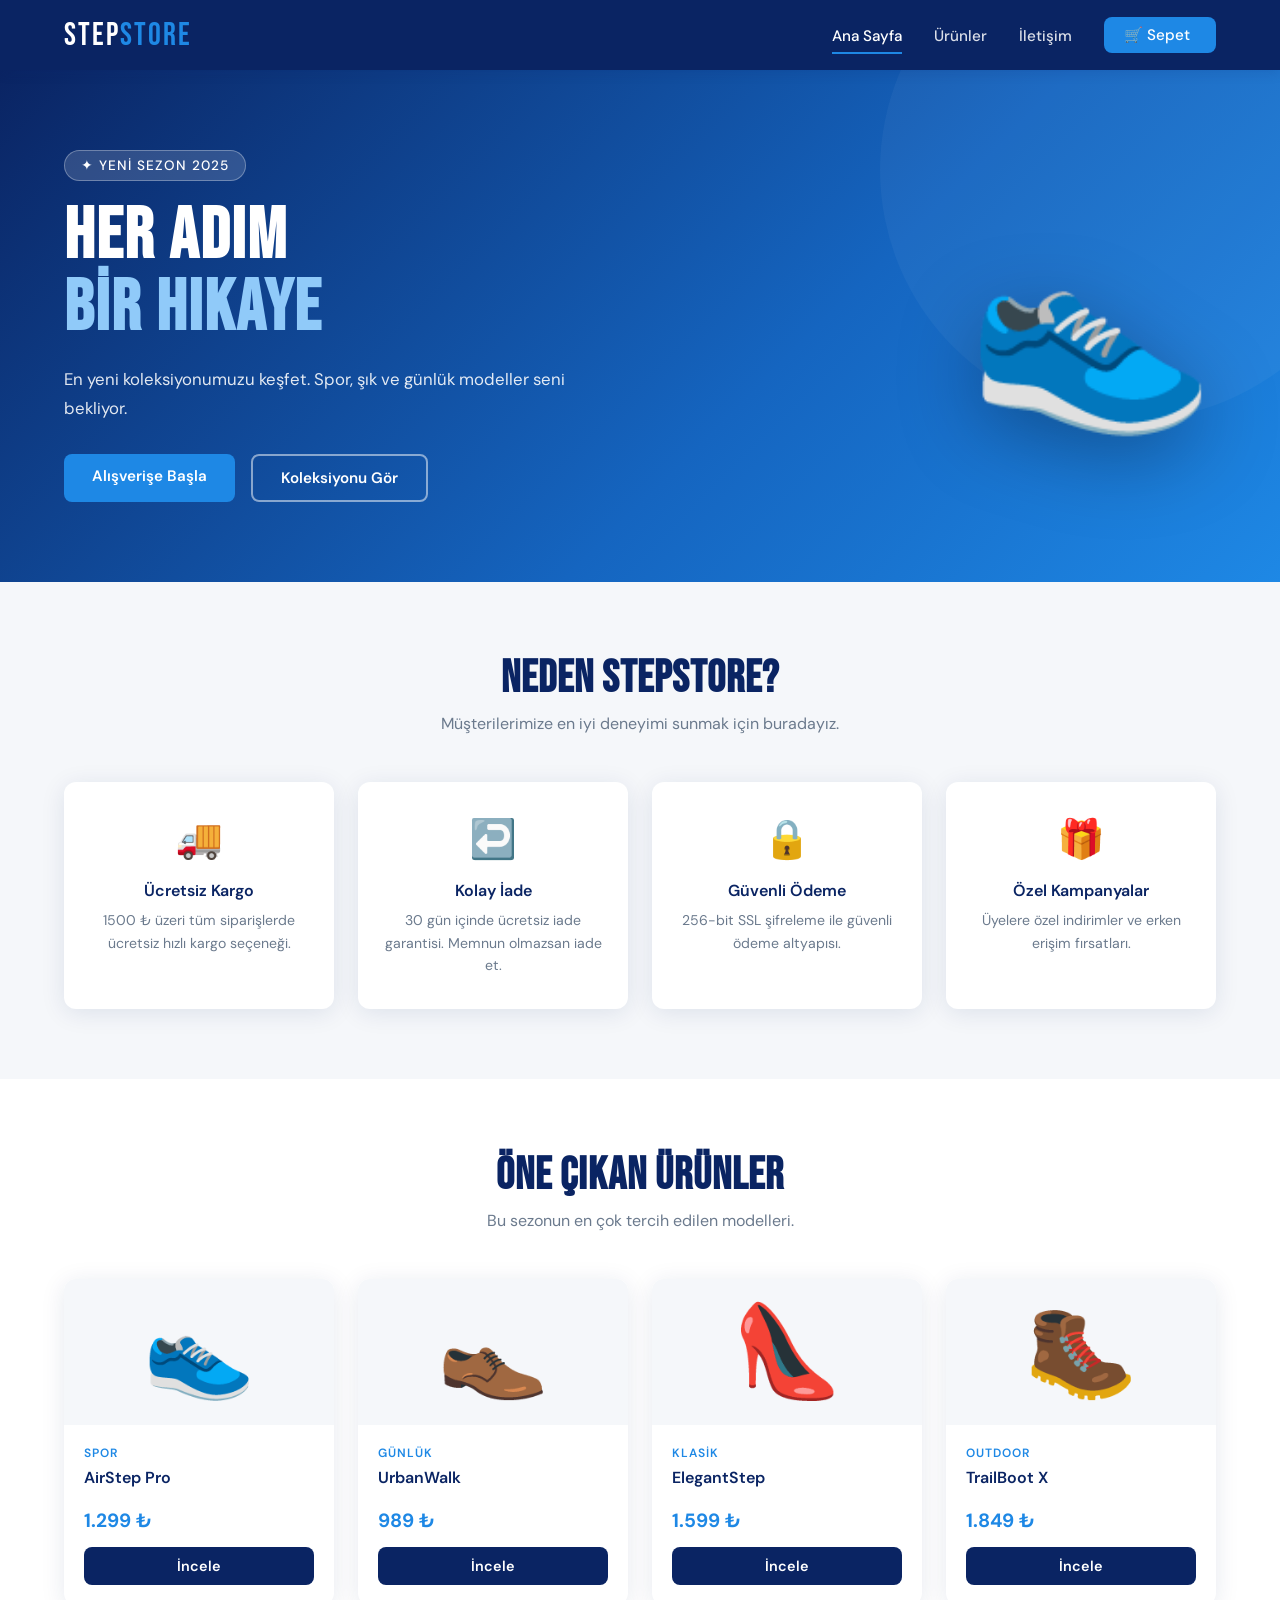
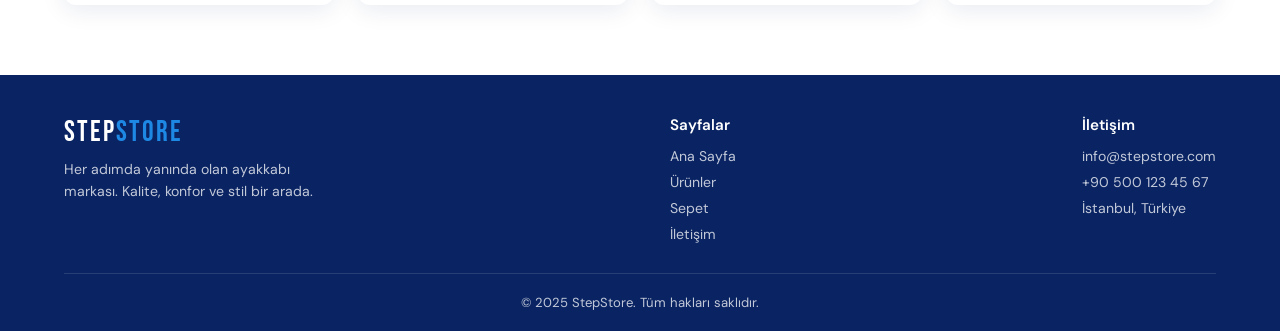
<file: index.html>
<!DOCTYPE html>
<html lang="tr">

<head>
  <meta charset="UTF-8" />
  <meta name="viewport" content="width=device-width, initial-scale=1.0" />
  <title>StepStore – Adımlarını Tamamla</title>
  <link rel="stylesheet" href="styles/style.css" />
</head>

<body>

  <!-- NAVBAR -->
  <nav class="navbar">
    <a href="index.html" class="navbar__logo">STEP<span>STORE</span></a>
    <ul class="navbar__menu">
      <li><a href="index.html" class="aktif">Ana Sayfa</a></li>
      <li><a href="pages/urunler.html">Ürünler</a></li>
      <li><a href="pages/iletisim.html">İletişim</a></li>
      <li><a href="pages/sepet.html" class="navbar__sepet">🛒 Sepet <span class="sepet-sayac"></span></a></li>
    </ul>
    <button class="navbar__hamburger" aria-label="Menü">
      <span></span><span></span><span></span>
    </button>
  </nav>

  <!-- HERO -->
  <section class="hero">
    <div class="hero__icerik">
      <span class="hero__etiket">✦ YENİ SEZON 2025</span>
      <h1 class="hero__baslik">HER ADIM<br><span>BİR HIKAYE</span></h1>
      <p class="hero__alt">En yeni koleksiyonumuzu keşfet. Spor, şık ve günlük modeller seni bekliyor.</p>
      <div class="hero__butonlar">
        <a href="pages/urunler.html" class="btn btn-ana">Alışverişe Başla</a>
        <a href="pages/urunler.html" class="btn btn-cizgi" style="color:#fff; border-color:rgba(255,255,255,0.5);">Koleksiyonu Gör</a>
      </div>
    </div>
    <div class="hero__resim">👟</div>
  </section>

  <!-- ÖZELLİKLER -->
  <section class="ozellikler">
    <div class="bolum__baslik">
      <h2>NEDEN STEPSTORE?</h2>
      <p>Müşterilerimize en iyi deneyimi sunmak için buradayız.</p>
    </div>
    <div class="ozellikler__grid">
      <div class="ozellik__kart">
        <div class="ozellik__ikon">🚚</div>
        <h3>Ücretsiz Kargo</h3>
        <p>1500 ₺ üzeri tüm siparişlerde ücretsiz hızlı kargo seçeneği.</p>
      </div>
      <div class="ozellik__kart">
        <div class="ozellik__ikon">↩️</div>
        <h3>Kolay İade</h3>
        <p>30 gün içinde ücretsiz iade garantisi. Memnun olmazsan iade et.</p>
      </div>
      <div class="ozellik__kart">
        <div class="ozellik__ikon">🔒</div>
        <h3>Güvenli Ödeme</h3>
        <p>256-bit SSL şifreleme ile güvenli ödeme altyapısı.</p>
      </div>
      <div class="ozellik__kart">
        <div class="ozellik__ikon">🎁</div>
        <h3>Özel Kampanyalar</h3>
        <p>Üyelere özel indirimler ve erken erişim fırsatları.</p>
      </div>
    </div>
  </section>

  <!-- ÖNE ÇIKAN ÜRÜNLER -->
  <section class="one-cikan">
    <div class="bolum__baslik">
      <h2>ÖNE ÇIKAN ÜRÜNLER</h2>
      <p>Bu sezonun en çok tercih edilen modelleri.</p>
    </div>
    <div class="urun__grid">

      <div class="urun__kart" data-kategori="spor">
        <div class="urun__resim">👟</div>
        <div class="urun__bilgi">
          <span class="urun__kategori">Spor</span>
          <div class="urun__isim">AirStep Pro</div>
          <div class="urun__fiyat">1.299 ₺</div>
          <a href="pages/urun-detay.html?id=1" class="urun__buton">İncele</a>
        </div>
      </div>

      <div class="urun__kart" data-kategori="gunluk">
        <div class="urun__resim">👞</div>
        <div class="urun__bilgi">
          <span class="urun__kategori">Günlük</span>
          <div class="urun__isim">UrbanWalk</div>
          <div class="urun__fiyat">989 ₺</div>
          <a href="pages/urun-detay.html?id=2" class="urun__buton">İncele</a>
        </div>
      </div>

      <div class="urun__kart" data-kategori="klasik">
        <div class="urun__resim">👠</div>
        <div class="urun__bilgi">
          <span class="urun__kategori">Klasik</span>
          <div class="urun__isim">ElegantStep</div>
          <div class="urun__fiyat">1.599 ₺</div>
          <a href="pages/urun-detay.html?id=3" class="urun__buton">İncele</a>
        </div>
      </div>

      <div class="urun__kart" data-kategori="spor">
        <div class="urun__resim">🥾</div>
        <div class="urun__bilgi">
          <span class="urun__kategori">Outdoor</span>
          <div class="urun__isim">TrailBoot X</div>
          <div class="urun__fiyat">1.849 ₺</div>
          <a href="pages/urun-detay.html?id=4" class="urun__buton">İncele</a>
        </div>
      </div>

    </div>
  </section>

  <!-- FOOTER -->
  <footer>
    <div class="footer__ust">
      <div>
        <div class="footer__logo">STEP<span>STORE</span></div>
        <p class="footer__aciklama">Her adımda yanında olan ayakkabı markası. Kalite, konfor ve stil bir arada.</p>
      </div>
      <div>
        <p class="footer__baslik">Sayfalar</p>
        <div class="footer__linkler">
          <a href="index.html">Ana Sayfa</a>
          <a href="pages/urunler.html">Ürünler</a>
          <a href="pages/sepet.html">Sepet</a>
          <a href="pages/iletisim.html">İletişim</a>
        </div>
      </div>
      <div>
        <p class="footer__baslik">İletişim</p>
        <div class="footer__linkler">
          <a href="mailto:info@stepstore.com">info@stepstore.com</a>
          <a href="tel:+905001234567">+90 500 123 45 67</a>
          <a href="#">İstanbul, Türkiye</a>
        </div>
      </div>
    </div>
    <p class="footer__alt">© 2025 StepStore. Tüm hakları saklıdır.</p>
  </footer>

  <script src="scripts/myscript.js"></script>
</body>

</html>
</file>
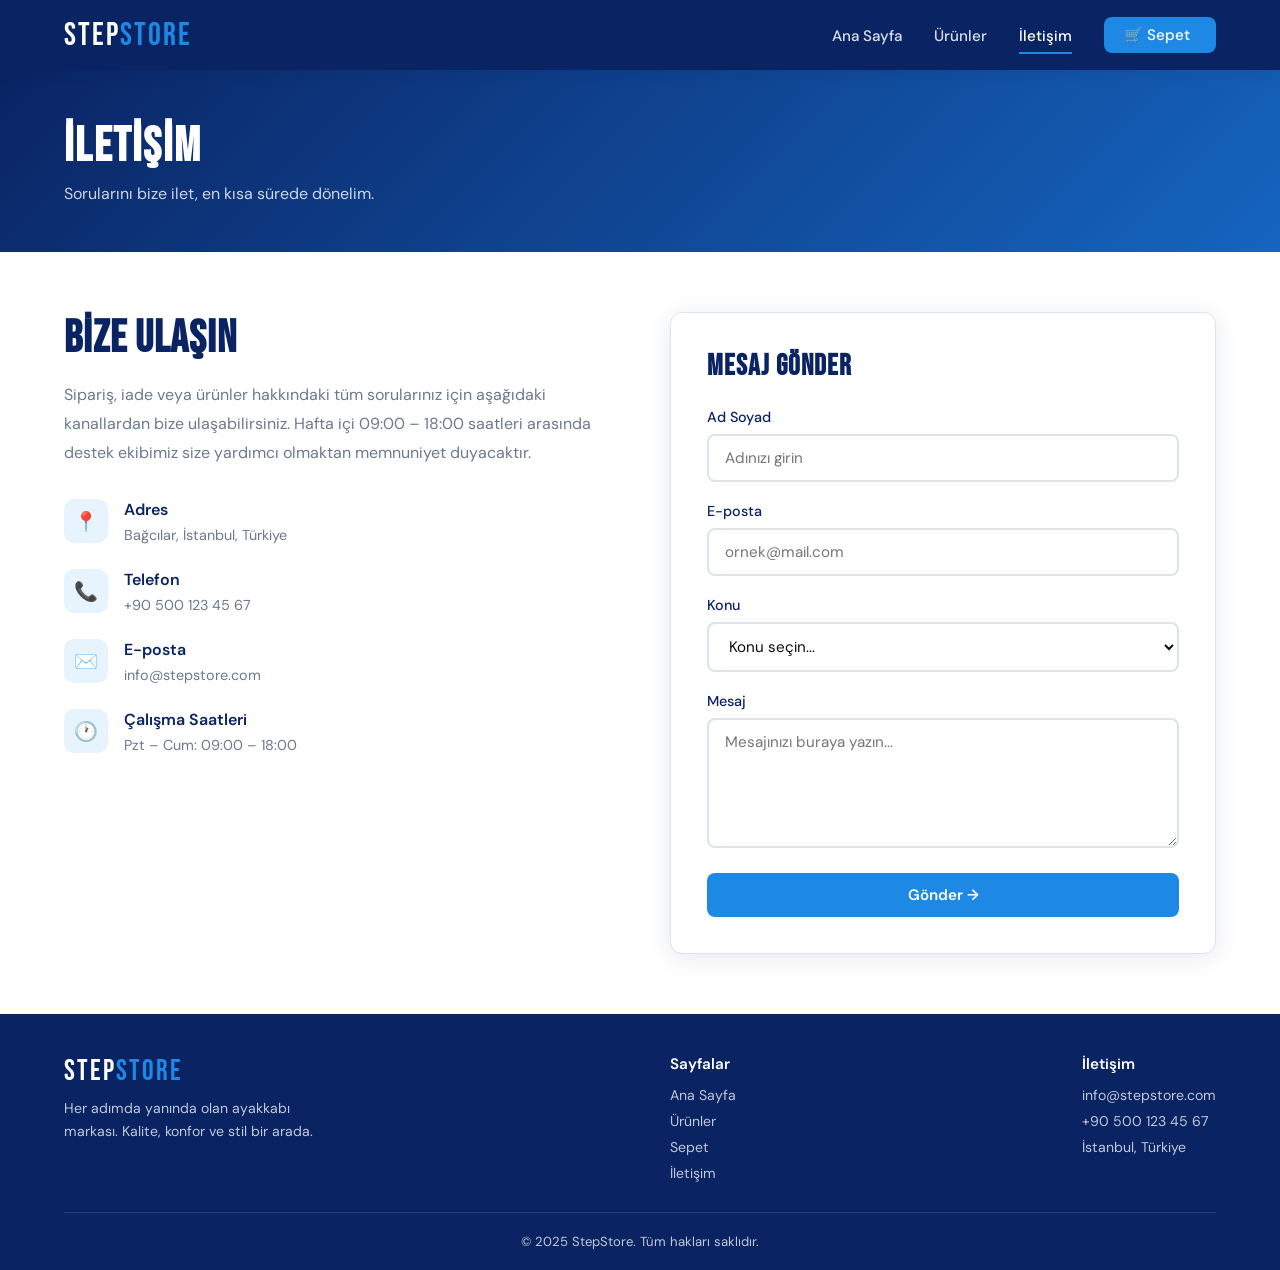
<file: pages/iletisim.html>
<!DOCTYPE html>
<html lang="tr">

<head>
  <meta charset="UTF-8" />
  <meta name="viewport" content="width=device-width, initial-scale=1.0" />
  <title>İletişim – StepStore</title>
  <link rel="stylesheet" href="../styles/style.css" />
</head>

<body>

  <!-- NAVBAR -->
  <nav class="navbar">
    <a href="../index.html" class="navbar__logo">STEP<span>STORE</span></a>
    <ul class="navbar__menu">
      <li><a href="../index.html">Ana Sayfa</a></li>
      <li><a href="urunler.html">Ürünler</a></li>
      <li><a href="iletisim.html" class="aktif">İletişim</a></li>
      <li><a href="sepet.html" class="navbar__sepet">🛒 Sepet <span class="sepet-sayac"></span></a></li>
    </ul>
    <button class="navbar__hamburger" aria-label="Menü">
      <span></span><span></span><span></span>
    </button>
  </nav>

  <!-- SAYFA BAŞLIĞI -->
  <div class="sayfa__baslik">
    <h1>İLETİŞİM</h1>
    <p>Sorularını bize ilet, en kısa sürede dönelim.</p>
  </div>

  <!-- İLETİŞİM BÖLÜMÜ -->
  <section class="iletisim__bolum">

    <!-- Sol: Bilgiler -->
    <div class="iletisim__bilgi">
      <h2>BİZE ULAŞIN</h2>
      <p>Sipariş, iade veya ürünler hakkındaki tüm sorularınız için aşağıdaki kanallardan bize ulaşabilirsiniz. Hafta içi 09:00 – 18:00 saatleri arasında destek ekibimiz size yardımcı olmaktan memnuniyet duyacaktır.</p>

      <div class="iletisim__kart">
        <div class="iletisim__ikon">📍</div>
        <div class="iletisim__kart-icerik">
          <strong>Adres</strong>
          <span>Bağcılar, İstanbul, Türkiye</span>
        </div>
      </div>

      <div class="iletisim__kart">
        <div class="iletisim__ikon">📞</div>
        <div class="iletisim__kart-icerik">
          <strong>Telefon</strong>
          <span>+90 500 123 45 67</span>
        </div>
      </div>

      <div class="iletisim__kart">
        <div class="iletisim__ikon">✉️</div>
        <div class="iletisim__kart-icerik">
          <strong>E-posta</strong>
          <span>info@stepstore.com</span>
        </div>
      </div>

      <div class="iletisim__kart">
        <div class="iletisim__ikon">🕐</div>
        <div class="iletisim__kart-icerik">
          <strong>Çalışma Saatleri</strong>
          <span>Pzt – Cum: 09:00 – 18:00</span>
        </div>
      </div>
    </div>

    <!-- Sağ: Form -->
    <div class="form__kart">
      <h3>MESAJ GÖNDER</h3>

      <div id="form-basari" class="form__basari">
        ✅ Mesajınız başarıyla gönderildi! En kısa sürede geri döneceğiz.
      </div>

      <form id="iletisim-formu">

        <div class="form__grup">
          <label for="ad-soyad">Ad Soyad</label>
          <input type="text" id="ad-soyad" name="ad-soyad" placeholder="Adınızı girin" required />
        </div>

        <div class="form__grup">
          <label for="eposta">E-posta</label>
          <input type="email" id="eposta" name="eposta" placeholder="ornek@mail.com" required />
        </div>

        <div class="form__grup">
          <label for="konu">Konu</label>
          <select id="konu" name="konu" required>
            <option value="">Konu seçin...</option>
            <option value="siparis">Sipariş Takibi</option>
            <option value="iade">İade / Değişim</option>
            <option value="urun">Ürün Bilgisi</option>
            <option value="diger">Diğer</option>
          </select>
        </div>

        <div class="form__grup">
          <label for="mesaj">Mesaj</label>
          <textarea id="mesaj" name="mesaj" placeholder="Mesajınızı buraya yazın..." required></textarea>
        </div>

        <button type="submit" class="btn btn-ana" style="width:100%;">Gönder →</button>

      </form>
    </div>

  </section>

  <!-- FOOTER -->
  <footer>
    <div class="footer__ust">
      <div>
        <div class="footer__logo">STEP<span>STORE</span></div>
        <p class="footer__aciklama">Her adımda yanında olan ayakkabı markası. Kalite, konfor ve stil bir arada.</p>
      </div>
      <div>
        <p class="footer__baslik">Sayfalar</p>
        <div class="footer__linkler">
          <a href="../index.html">Ana Sayfa</a>
          <a href="urunler.html">Ürünler</a>
          <a href="sepet.html">Sepet</a>
          <a href="iletisim.html">İletişim</a>
        </div>
      </div>
      <div>
        <p class="footer__baslik">İletişim</p>
        <div class="footer__linkler">
          <a href="mailto:info@stepstore.com">info@stepstore.com</a>
          <a href="tel:+905001234567">+90 500 123 45 67</a>
          <a href="#">İstanbul, Türkiye</a>
        </div>
      </div>
    </div>
    <p class="footer__alt">© 2025 StepStore. Tüm hakları saklıdır.</p>
  </footer>

  <script src="../scripts/myscript.js"></script>
</body>

</html>
</file>
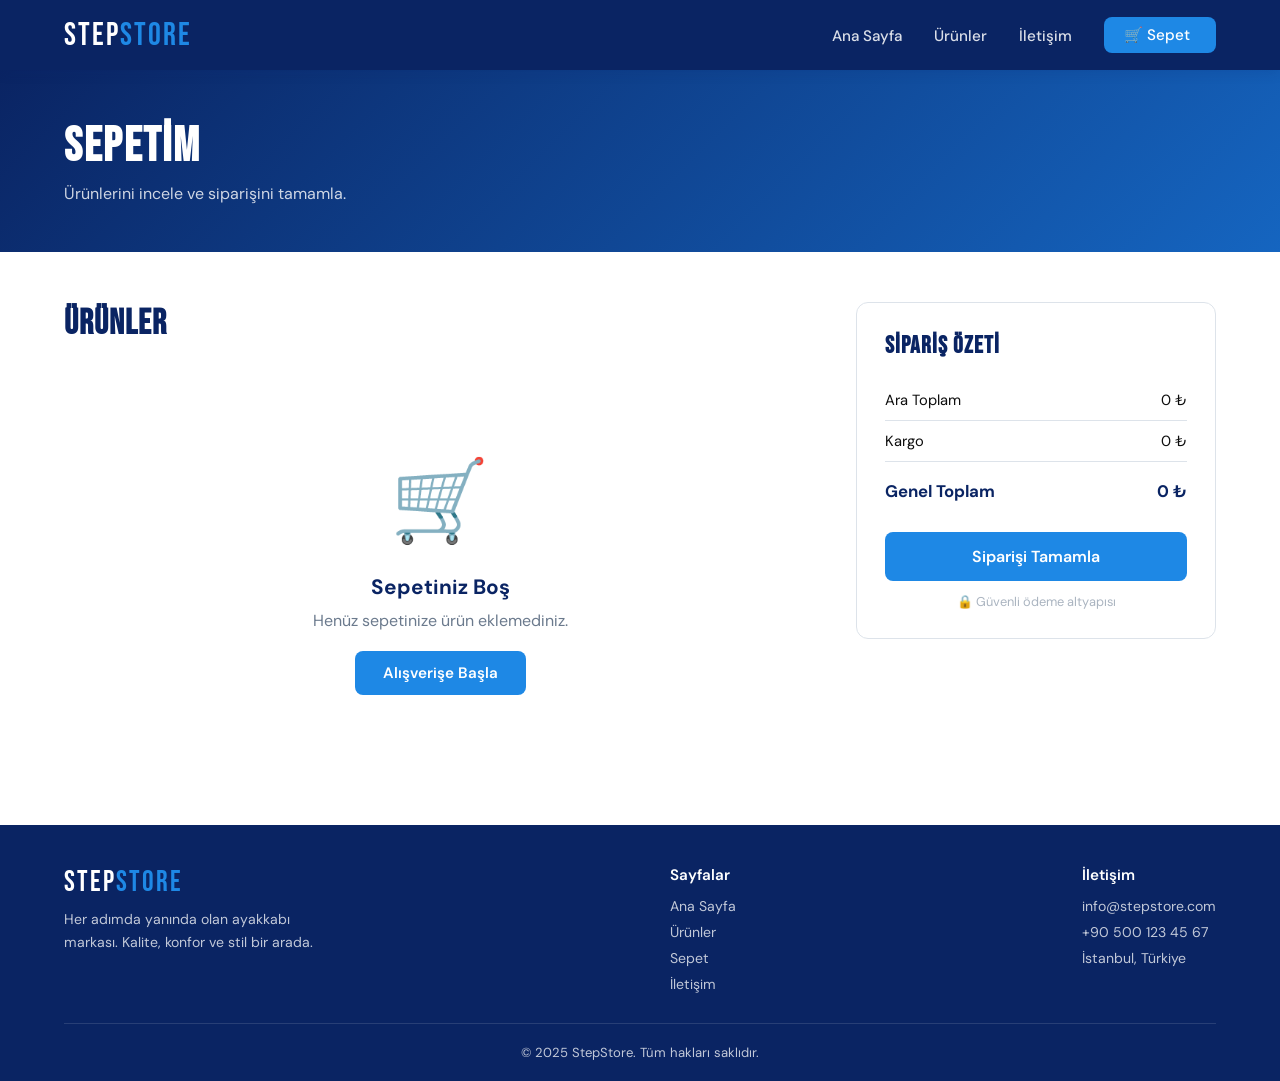
<file: pages/sepet.html>
<!DOCTYPE html>
<html lang="tr">

<head>
  <meta charset="UTF-8" />
  <meta name="viewport" content="width=device-width, initial-scale=1.0" />
  <title>Sepet – StepStore</title>
  <link rel="stylesheet" href="../styles/style.css" />
</head>

<body>

  <!-- NAVBAR -->
  <nav class="navbar">
    <a href="../index.html" class="navbar__logo">STEP<span>STORE</span></a>
    <ul class="navbar__menu">
      <li><a href="../index.html">Ana Sayfa</a></li>
      <li><a href="urunler.html">Ürünler</a></li>
      <li><a href="iletisim.html">İletişim</a></li>
      <li><a href="sepet.html" class="navbar__sepet aktif">🛒 Sepet <span class="sepet-sayac"></span></a></li>
    </ul>
    <button class="navbar__hamburger" aria-label="Menü">
      <span></span><span></span><span></span>
    </button>
  </nav>

  <!-- SAYFA BAŞLIĞI -->
  <div class="sayfa__baslik">
    <h1>SEPETİM</h1>
    <p>Ürünlerini incele ve siparişini tamamla.</p>
  </div>

  <!-- SEPET İÇERİĞİ -->
  <section class="sepet__bolum">

    <!-- Sol: Ürünler -->
    <div>
      <div class="sepet__baslik-alan">
        <h2>ÜRÜNLER</h2>
      </div>

      <!-- Ürün listesi JS ile dolacak -->
      <div id="sepet-liste"></div>

      <!-- Sepet boşsa göster -->
      <div id="sepet-bos" class="sepet__bos" style="display:none;">
        <div class="bos__ikon">🛒</div>
        <h3>Sepetiniz Boş</h3>
        <p>Henüz sepetinize ürün eklemediniz.</p>
        <a href="urunler.html" class="btn btn-ana" style="margin-top:20px; display:inline-block;">Alışverişe Başla</a>
      </div>
    </div>

    <!-- Sağ: Özet -->
    <div class="sepet__ozet">
      <h3>SİPARİŞ ÖZETİ</h3>
      <div class="ozet__satir">
        <span>Ara Toplam</span>
        <span id="ara-toplam">0 ₺</span>
      </div>
      <div class="ozet__satir">
        <span>Kargo</span>
        <span id="kargo-ucret">0 ₺</span>
      </div>
      <div class="ozet__satir">
        <span>Genel Toplam</span>
        <span id="genel-toplam">0 ₺</span>
      </div>
      <button class="btn btn-ana sepet__btn-odeme">Siparişi Tamamla</button>
      <p style="text-align:center; font-size:0.8rem; color:#aab4c0; margin-top:12px;">🔒 Güvenli ödeme altyapısı</p>
    </div>

  </section>

  <!-- FOOTER -->
  <footer>
    <div class="footer__ust">
      <div>
        <div class="footer__logo">STEP<span>STORE</span></div>
        <p class="footer__aciklama">Her adımda yanında olan ayakkabı markası. Kalite, konfor ve stil bir arada.</p>
      </div>
      <div>
        <p class="footer__baslik">Sayfalar</p>
        <div class="footer__linkler">
          <a href="../index.html">Ana Sayfa</a>
          <a href="urunler.html">Ürünler</a>
          <a href="sepet.html">Sepet</a>
          <a href="iletisim.html">İletişim</a>
        </div>
      </div>
      <div>
        <p class="footer__baslik">İletişim</p>
        <div class="footer__linkler">
          <a href="mailto:info@stepstore.com">info@stepstore.com</a>
          <a href="tel:+905001234567">+90 500 123 45 67</a>
          <a href="#">İstanbul, Türkiye</a>
        </div>
      </div>
    </div>
    <p class="footer__alt">© 2025 StepStore. Tüm hakları saklıdır.</p>
  </footer>

  <script src="../scripts/myscript.js"></script>
</body>

</html>
</file>
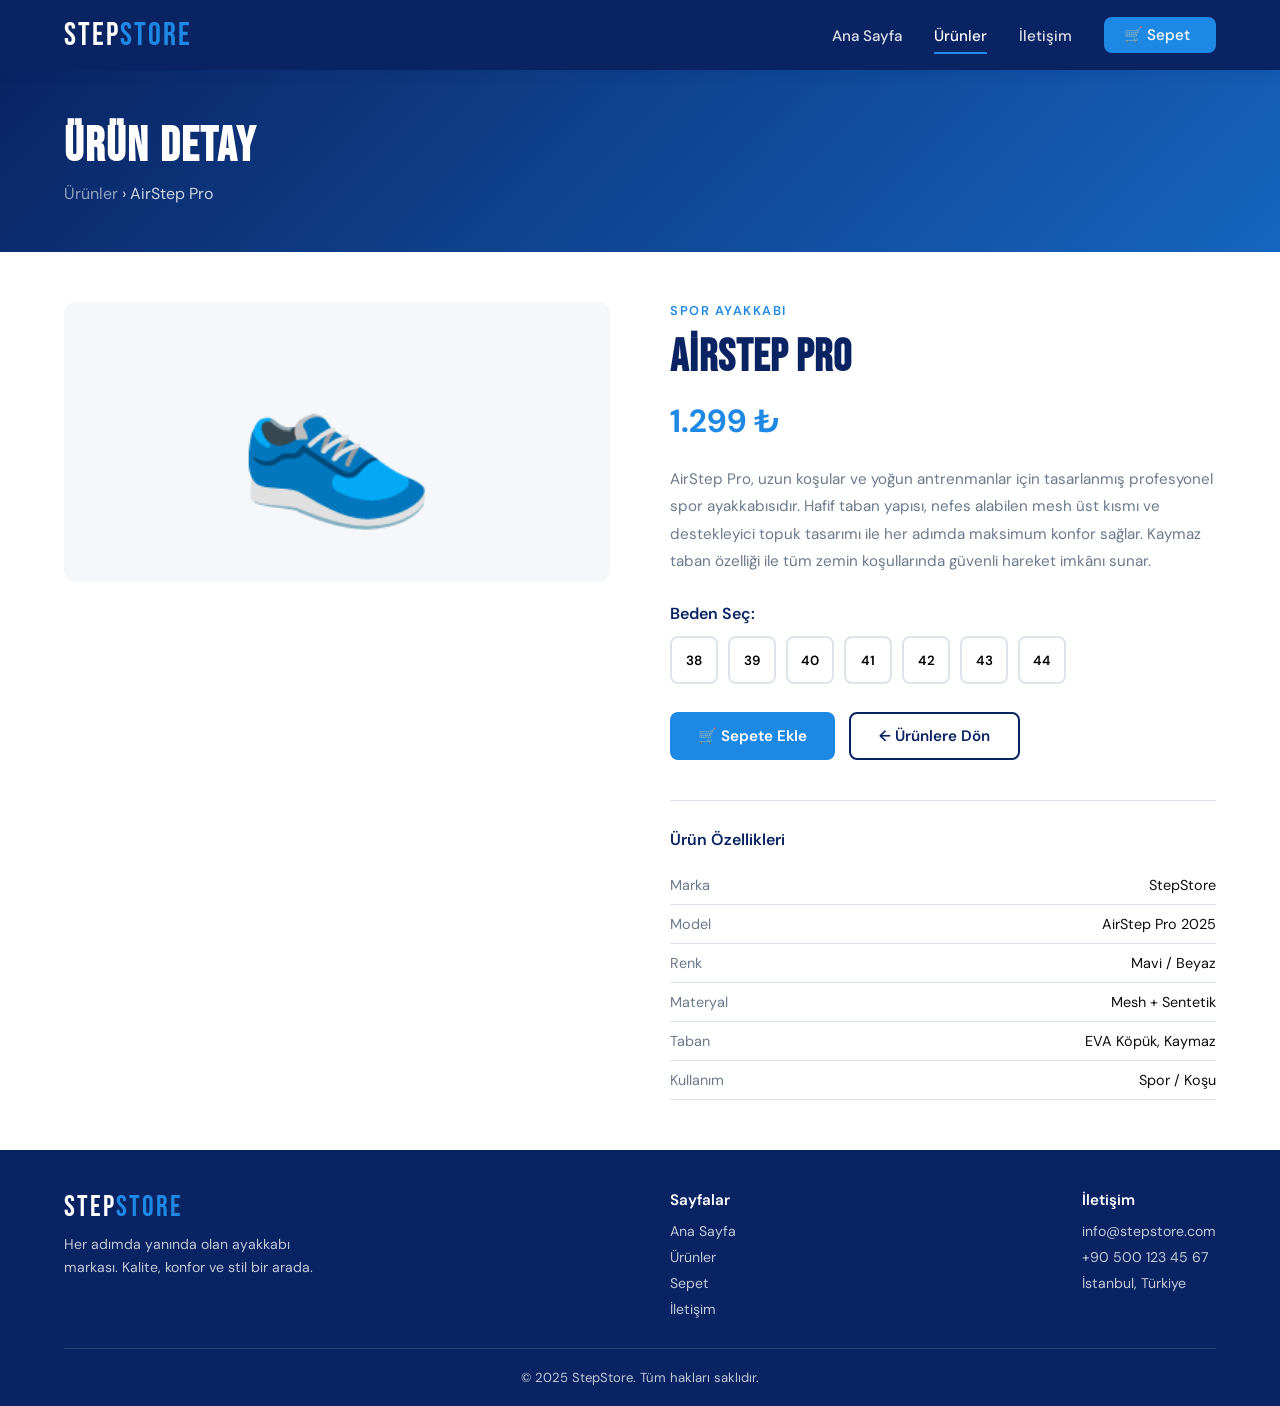
<file: pages/urun-detay.html>
<!DOCTYPE html>
<html lang="tr">

<head>
  <meta charset="UTF-8" />
  <meta name="viewport" content="width=device-width, initial-scale=1.0" />
  <title>Ürün Detay – StepStore</title>
  <link rel="stylesheet" href="../styles/style.css" />
</head>

<body>

  <!-- NAVBAR -->
  <nav class="navbar">
    <a href="../index.html" class="navbar__logo">STEP<span>STORE</span></a>
    <ul class="navbar__menu">
      <li><a href="../index.html">Ana Sayfa</a></li>
      <li><a href="urunler.html" class="aktif">Ürünler</a></li>
      <li><a href="iletisim.html">İletişim</a></li>
      <li><a href="sepet.html" class="navbar__sepet">🛒 Sepet <span class="sepet-sayac"></span></a></li>
    </ul>
    <button class="navbar__hamburger" aria-label="Menü">
      <span></span><span></span><span></span>
    </button>
  </nav>

  <!-- SAYFA BAŞLIĞI -->
  <div class="sayfa__baslik">
    <h1>ÜRÜN DETAY</h1>
    <p><a href="urunler.html" style="color:rgba(255,255,255,0.7);">Ürünler</a> &rsaquo; AirStep Pro</p>
  </div>

  <!-- ÜRÜN DETAY -->
  <section class="detay__bolum">

    <!-- Sol: Görsel -->
    <div class="detay__resim">👟</div>

    <!-- Sağ: Bilgiler -->
    <div class="detay__bilgi">
      <p class="detay__kategori">Spor Ayakkabı</p>
      <h1 class="detay__isim">AirStep Pro</h1>
      <p class="detay__fiyat">1.299 ₺</p>

      <p class="detay__aciklama">
        AirStep Pro, uzun koşular ve yoğun antrenmanlar için tasarlanmış profesyonel spor ayakkabısıdır.
        Hafif taban yapısı, nefes alabilen mesh üst kısmı ve destekleyici topuk tasarımı ile her adımda
        maksimum konfor sağlar. Kaymaz taban özelliği ile tüm zemin koşullarında güvenli hareket imkânı sunar.
      </p>

      <!-- Beden Seçimi -->
      <p class="detay__beden-baslik">Beden Seç:</p>
      <div class="beden__secenekler">
        <button class="beden__btn">38</button>
        <button class="beden__btn">39</button>
        <button class="beden__btn">40</button>
        <button class="beden__btn">41</button>
        <button class="beden__btn">42</button>
        <button class="beden__btn">43</button>
        <button class="beden__btn">44</button>
      </div>

      <!-- Butonlar -->
      <div class="detay__butonlar">
        <button
          id="detay-sepete-ekle"
          class="btn btn-ana"
          data-id="1"
          data-isim="AirStep Pro"
          data-fiyat="1299"
          data-emoji="👟"
        >
          🛒 Sepete Ekle
        </button>
        <a href="urunler.html" class="btn btn-cizgi">← Ürünlere Dön</a>
      </div>

      <!-- Özellikler Tablosu -->
      <div class="detay__ozellikler">
        <h3>Ürün Özellikleri</h3>
        <div class="ozellik__satir">
          <span>Marka</span>
          <span>StepStore</span>
        </div>
        <div class="ozellik__satir">
          <span>Model</span>
          <span>AirStep Pro 2025</span>
        </div>
        <div class="ozellik__satir">
          <span>Renk</span>
          <span>Mavi / Beyaz</span>
        </div>
        <div class="ozellik__satir">
          <span>Materyal</span>
          <span>Mesh + Sentetik</span>
        </div>
        <div class="ozellik__satir">
          <span>Taban</span>
          <span>EVA Köpük, Kaymaz</span>
        </div>
        <div class="ozellik__satir">
          <span>Kullanım</span>
          <span>Spor / Koşu</span>
        </div>
      </div>
    </div>
  </section>

  <!-- FOOTER -->
  <footer>
    <div class="footer__ust">
      <div>
        <div class="footer__logo">STEP<span>STORE</span></div>
        <p class="footer__aciklama">Her adımda yanında olan ayakkabı markası. Kalite, konfor ve stil bir arada.</p>
      </div>
      <div>
        <p class="footer__baslik">Sayfalar</p>
        <div class="footer__linkler">
          <a href="../index.html">Ana Sayfa</a>
          <a href="urunler.html">Ürünler</a>
          <a href="sepet.html">Sepet</a>
          <a href="iletisim.html">İletişim</a>
        </div>
      </div>
      <div>
        <p class="footer__baslik">İletişim</p>
        <div class="footer__linkler">
          <a href="mailto:info@stepstore.com">info@stepstore.com</a>
          <a href="tel:+905001234567">+90 500 123 45 67</a>
          <a href="#">İstanbul, Türkiye</a>
        </div>
      </div>
    </div>
    <p class="footer__alt">© 2025 StepStore. Tüm hakları saklıdır.</p>
  </footer>

  <script src="../scripts/myscript.js"></script>
</body>

</html>
</file>
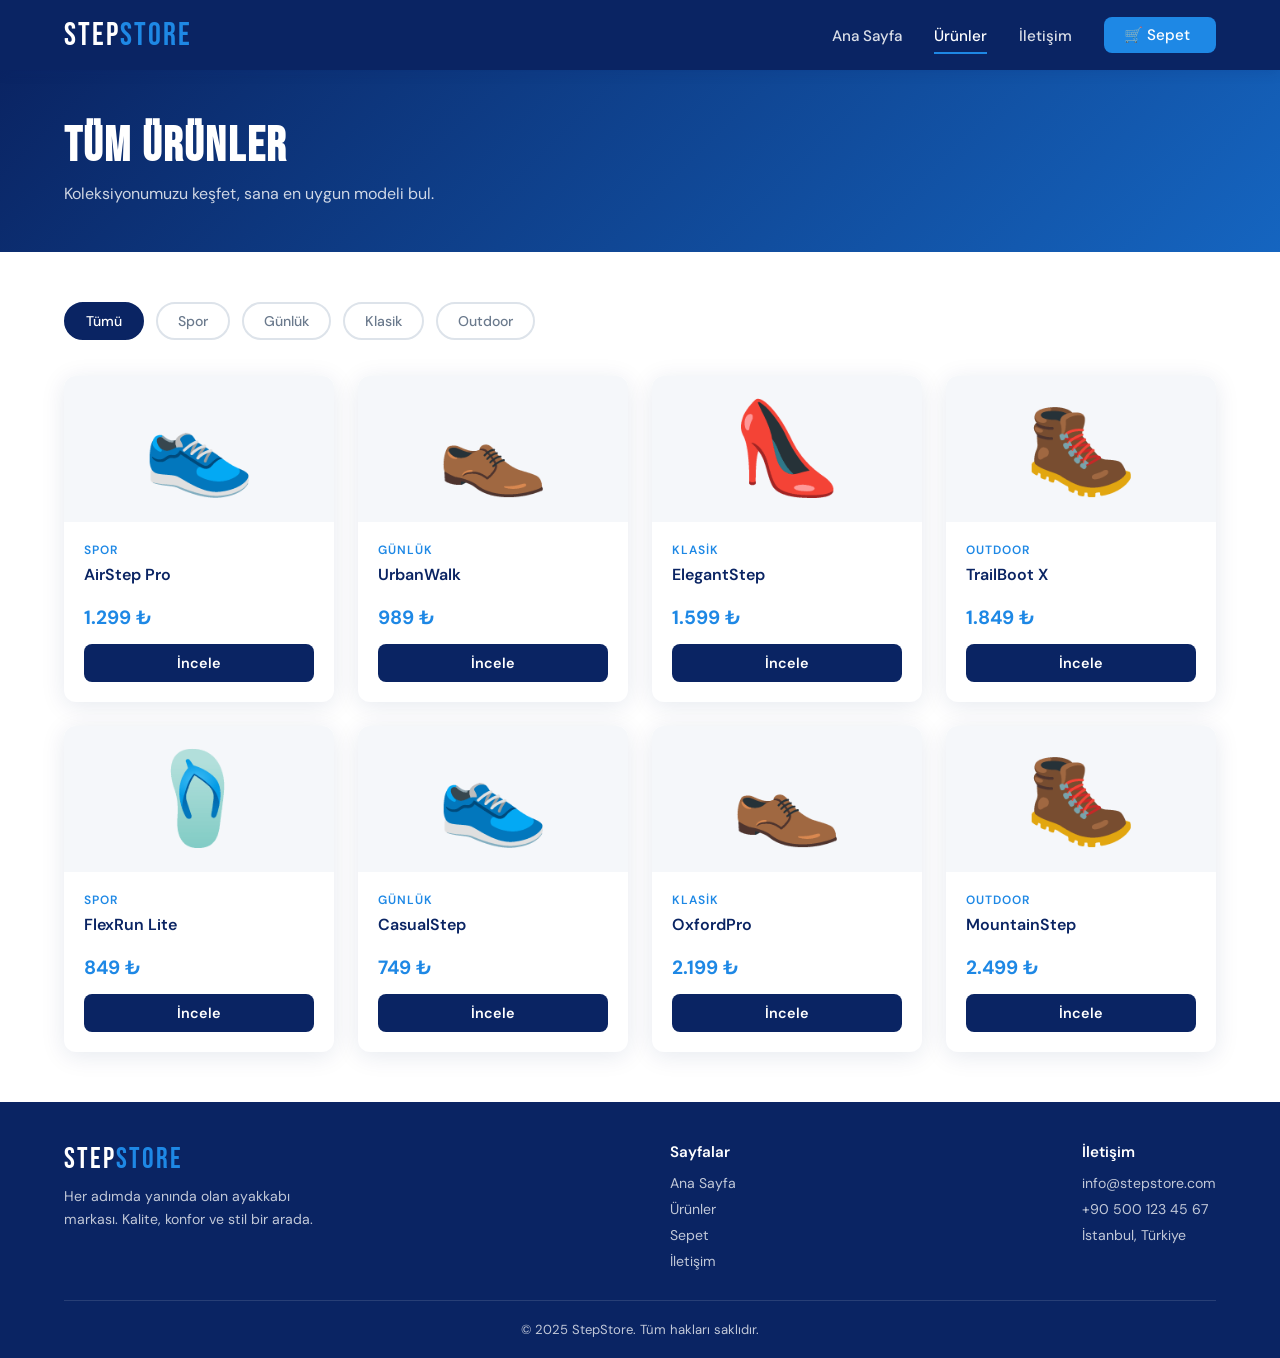
<file: pages/urunler.html>
<!DOCTYPE html>
<html lang="tr">

<head>
  <meta charset="UTF-8" />
  <meta name="viewport" content="width=device-width, initial-scale=1.0" />
  <title>Ürünler – StepStore</title>
  <link rel="stylesheet" href="../styles/style.css" />
</head>

<body>

  <!-- NAVBAR -->
  <nav class="navbar">
    <a href="../index.html" class="navbar__logo">STEP<span>STORE</span></a>
    <ul class="navbar__menu">
      <li><a href="../index.html">Ana Sayfa</a></li>
      <li><a href="urunler.html" class="aktif">Ürünler</a></li>
      <li><a href="iletisim.html">İletişim</a></li>
      <li><a href="sepet.html" class="navbar__sepet">🛒 Sepet <span class="sepet-sayac"></span></a></li>
    </ul>
    <button class="navbar__hamburger" aria-label="Menü">
      <span></span><span></span><span></span>
    </button>
  </nav>

  <!-- SAYFA BAŞLIĞI -->
  <div class="sayfa__baslik">
    <h1>TÜM ÜRÜNLER</h1>
    <p>Koleksiyonumuzu keşfet, sana en uygun modeli bul.</p>
  </div>

  <!-- ÜRÜNLER -->
  <section class="urunler__bolum">

    <!-- FİLTRE -->
    <div class="filtre__bar">
      <button class="filtre__btn aktif" data-kategori="hepsi">Tümü</button>
      <button class="filtre__btn" data-kategori="spor">Spor</button>
      <button class="filtre__btn" data-kategori="gunluk">Günlük</button>
      <button class="filtre__btn" data-kategori="klasik">Klasik</button>
      <button class="filtre__btn" data-kategori="outdoor">Outdoor</button>
    </div>

    <!-- ÜRÜN GRID -->
    <div class="urun__grid">

      <div class="urun__kart" data-kategori="spor">
        <div class="urun__resim">👟</div>
        <div class="urun__bilgi">
          <span class="urun__kategori">Spor</span>
          <div class="urun__isim">AirStep Pro</div>
          <div class="urun__fiyat">1.299 ₺</div>
          <a href="urun-detay.html?id=1" class="urun__buton">İncele</a>
        </div>
      </div>

      <div class="urun__kart" data-kategori="gunluk">
        <div class="urun__resim">👞</div>
        <div class="urun__bilgi">
          <span class="urun__kategori">Günlük</span>
          <div class="urun__isim">UrbanWalk</div>
          <div class="urun__fiyat">989 ₺</div>
          <a href="urun-detay.html?id=2" class="urun__buton">İncele</a>
        </div>
      </div>

      <div class="urun__kart" data-kategori="klasik">
        <div class="urun__resim">👠</div>
        <div class="urun__bilgi">
          <span class="urun__kategori">Klasik</span>
          <div class="urun__isim">ElegantStep</div>
          <div class="urun__fiyat">1.599 ₺</div>
          <a href="urun-detay.html?id=3" class="urun__buton">İncele</a>
        </div>
      </div>

      <div class="urun__kart" data-kategori="outdoor">
        <div class="urun__resim">🥾</div>
        <div class="urun__bilgi">
          <span class="urun__kategori">Outdoor</span>
          <div class="urun__isim">TrailBoot X</div>
          <div class="urun__fiyat">1.849 ₺</div>
          <a href="urun-detay.html?id=4" class="urun__buton">İncele</a>
        </div>
      </div>

      <div class="urun__kart" data-kategori="spor">
        <div class="urun__resim">🩴</div>
        <div class="urun__bilgi">
          <span class="urun__kategori">Spor</span>
          <div class="urun__isim">FlexRun Lite</div>
          <div class="urun__fiyat">849 ₺</div>
          <a href="urun-detay.html?id=5" class="urun__buton">İncele</a>
        </div>
      </div>

      <div class="urun__kart" data-kategori="gunluk">
        <div class="urun__resim">👟</div>
        <div class="urun__bilgi">
          <span class="urun__kategori">Günlük</span>
          <div class="urun__isim">CasualStep</div>
          <div class="urun__fiyat">749 ₺</div>
          <a href="urun-detay.html?id=6" class="urun__buton">İncele</a>
        </div>
      </div>

      <div class="urun__kart" data-kategori="klasik">
        <div class="urun__resim">👞</div>
        <div class="urun__bilgi">
          <span class="urun__kategori">Klasik</span>
          <div class="urun__isim">OxfordPro</div>
          <div class="urun__fiyat">2.199 ₺</div>
          <a href="urun-detay.html?id=7" class="urun__buton">İncele</a>
        </div>
      </div>

      <div class="urun__kart" data-kategori="outdoor">
        <div class="urun__resim">🥾</div>
        <div class="urun__bilgi">
          <span class="urun__kategori">Outdoor</span>
          <div class="urun__isim">MountainStep</div>
          <div class="urun__fiyat">2.499 ₺</div>
          <a href="urun-detay.html?id=8" class="urun__buton">İncele</a>
        </div>
      </div>

    </div>
  </section>

  <!-- FOOTER -->
  <footer>
    <div class="footer__ust">
      <div>
        <div class="footer__logo">STEP<span>STORE</span></div>
        <p class="footer__aciklama">Her adımda yanında olan ayakkabı markası. Kalite, konfor ve stil bir arada.</p>
      </div>
      <div>
        <p class="footer__baslik">Sayfalar</p>
        <div class="footer__linkler">
          <a href="../index.html">Ana Sayfa</a>
          <a href="urunler.html">Ürünler</a>
          <a href="sepet.html">Sepet</a>
          <a href="iletisim.html">İletişim</a>
        </div>
      </div>
      <div>
        <p class="footer__baslik">İletişim</p>
        <div class="footer__linkler">
          <a href="mailto:info@stepstore.com">info@stepstore.com</a>
          <a href="tel:+905001234567">+90 500 123 45 67</a>
          <a href="#">İstanbul, Türkiye</a>
        </div>
      </div>
    </div>
    <p class="footer__alt">© 2025 StepStore. Tüm hakları saklıdır.</p>
  </footer>

  <script src="../scripts/myscript.js"></script>
</body>

</html>
</file>
<file: styles/style.css>
/* ===========================
   StepStore - style.css
   =========================== */

/* --- Google Fonts --- */
@import url('https://fonts.googleapis.com/css2?family=Bebas+Neue&family=DM+Sans:wght@400;500;600&display=swap');

/* --- CSS Değişkenleri --- */
:root {
  --renk-ana: #0a2463;
  --renk-ikinci: #1e88e5;
  --renk-vurgu: #e8f4fd;
  --renk-beyaz: #ffffff;
  --renk-koyu: #0d0d0d;
  --renk-gri: #f5f7fa;
  --renk-gri-orta: #aab4c0;
  --renk-sinir: #dde3ea;
  --yazi-baslik: 'Bebas Neue', sans-serif;
  --yazi-govde: 'DM Sans', sans-serif;
  --golge: 0 4px 24px rgba(10, 36, 99, 0.10);
  --golge-hover: 0 8px 32px rgba(10, 36, 99, 0.18);
  --radius: 12px;
  --gecis: 0.25s ease;
}

/* --- Reset & Temel --- */
*, *::before, *::after {
  box-sizing: border-box;
  margin: 0;
  padding: 0;
}

html {
  scroll-behavior: smooth;
}

body {
  font-family: var(--yazi-govde);
  background-color: var(--renk-beyaz);
  color: var(--renk-koyu);
  min-height: 100vh;
  display: flex;
  flex-direction: column;
}

img {
  max-width: 100%;
  display: block;
}

a {
  text-decoration: none;
  color: inherit;
}

ul {
  list-style: none;
}

/* ===========================
   NAVBAR
   =========================== */
.navbar {
  background-color: var(--renk-ana);
  padding: 0 5%;
  display: flex;
  align-items: center;
  justify-content: space-between;
  height: 70px;
  position: sticky;
  top: 0;
  z-index: 1000;
  box-shadow: 0 2px 12px rgba(10,36,99,0.15);
}

.navbar__logo {
  font-family: var(--yazi-baslik);
  font-size: 2rem;
  color: var(--renk-beyaz);
  letter-spacing: 2px;
}

.navbar__logo span {
  color: var(--renk-ikinci);
}

.navbar__menu {
  display: flex;
  gap: 2rem;
  align-items: center;
}

.navbar__menu a {
  color: rgba(255,255,255,0.85);
  font-size: 0.95rem;
  font-weight: 500;
  padding: 6px 0;
  border-bottom: 2px solid transparent;
  transition: color var(--gecis), border-color var(--gecis);
}

.navbar__menu a:hover,
.navbar__menu a.aktif {
  color: var(--renk-beyaz);
  border-bottom-color: var(--renk-ikinci);
}

.navbar__sepet {
  background-color: var(--renk-ikinci);
  color: var(--renk-beyaz) !important;
  border-bottom: none !important;
  padding: 8px 20px !important;
  border-radius: 8px;
  display: flex;
  align-items: center;
  gap: 6px;
  transition: background-color var(--gecis) !important;
}

.navbar__sepet:hover {
  background-color: #1565c0 !important;
  border-bottom: none !important;
}

/* Hamburger */
.navbar__hamburger {
  display: none;
  flex-direction: column;
  gap: 5px;
  cursor: pointer;
  background: none;
  border: none;
  padding: 4px;
}

.navbar__hamburger span {
  display: block;
  width: 26px;
  height: 2px;
  background-color: var(--renk-beyaz);
  border-radius: 2px;
  transition: all var(--gecis);
}

/* ===========================
   FOOTER
   =========================== */
footer {
  background-color: var(--renk-ana);
  color: rgba(255,255,255,0.75);
  padding: 40px 5% 20px;
  margin-top: auto;
}

.footer__ust {
  display: flex;
  justify-content: space-between;
  gap: 2rem;
  flex-wrap: wrap;
  padding-bottom: 30px;
  border-bottom: 1px solid rgba(255,255,255,0.12);
}

.footer__logo {
  font-family: var(--yazi-baslik);
  font-size: 1.8rem;
  color: var(--renk-beyaz);
  letter-spacing: 2px;
  margin-bottom: 8px;
}

.footer__logo span {
  color: var(--renk-ikinci);
}

.footer__aciklama {
  font-size: 0.88rem;
  max-width: 260px;
  line-height: 1.6;
}

.footer__baslik {
  font-weight: 600;
  color: var(--renk-beyaz);
  margin-bottom: 12px;
  font-size: 0.95rem;
}

.footer__linkler {
  display: flex;
  flex-direction: column;
  gap: 8px;
}

.footer__linkler a {
  font-size: 0.88rem;
  transition: color var(--gecis);
}

.footer__linkler a:hover {
  color: var(--renk-beyaz);
}

.footer__alt {
  text-align: center;
  padding-top: 20px;
  font-size: 0.82rem;
}

/* ===========================
   BUTONLAR
   =========================== */
.btn {
  display: inline-block;
  padding: 12px 28px;
  border-radius: 8px;
  font-family: var(--yazi-govde);
  font-weight: 600;
  font-size: 0.95rem;
  cursor: pointer;
  border: none;
  transition: all var(--gecis);
}

.btn-ana {
  background-color: var(--renk-ikinci);
  color: var(--renk-beyaz);
}

.btn-ana:hover {
  background-color: #1565c0;
  transform: translateY(-2px);
  box-shadow: var(--golge-hover);
}

.btn-cizgi {
  background-color: transparent;
  color: var(--renk-ana);
  border: 2px solid var(--renk-ana);
}

.btn-cizgi:hover {
  background-color: var(--renk-ana);
  color: var(--renk-beyaz);
}

/* ===========================
   ANA SAYFA - HERO
   =========================== */
.hero {
  background: linear-gradient(135deg, var(--renk-ana) 0%, #1565c0 60%, var(--renk-ikinci) 100%);
  color: var(--renk-beyaz);
  padding: 80px 5%;
  display: flex;
  align-items: center;
  justify-content: space-between;
  gap: 2rem;
  min-height: 500px;
  position: relative;
  overflow: hidden;
}

.hero::before {
  content: '';
  position: absolute;
  width: 500px;
  height: 500px;
  background: rgba(255,255,255,0.04);
  border-radius: 50%;
  top: -150px;
  right: -100px;
}

.hero__icerik {
  max-width: 540px;
  z-index: 1;
}

.hero__etiket {
  display: inline-block;
  background: rgba(255,255,255,0.15);
  border: 1px solid rgba(255,255,255,0.3);
  padding: 6px 16px;
  border-radius: 20px;
  font-size: 0.85rem;
  font-weight: 500;
  margin-bottom: 20px;
  letter-spacing: 1px;
}

.hero__baslik {
  font-family: var(--yazi-baslik);
  font-size: 4.5rem;
  line-height: 1;
  letter-spacing: 2px;
  margin-bottom: 20px;
}

.hero__baslik span {
  color: #90caf9;
}

.hero__alt {
  font-size: 1.05rem;
  line-height: 1.7;
  opacity: 0.88;
  margin-bottom: 32px;
}

.hero__butonlar {
  display: flex;
  gap: 16px;
  flex-wrap: wrap;
}

.hero__resim {
  z-index: 1;
  font-size: 200px;
  line-height: 1;
  filter: drop-shadow(0 20px 40px rgba(0,0,0,0.3));
  animation: hero-yuzer 3s ease-in-out infinite;
}

@keyframes hero-yuzer {
  0%, 100% { transform: translateY(0); }
  50% { transform: translateY(-16px); }
}

/* ===========================
   ANA SAYFA - ÖZELLİKLER
   =========================== */
.ozellikler {
  padding: 70px 5%;
  background-color: var(--renk-gri);
}

.bolum__baslik {
  text-align: center;
  margin-bottom: 48px;
}

.bolum__baslik h2 {
  font-family: var(--yazi-baslik);
  font-size: 2.8rem;
  letter-spacing: 1px;
  color: var(--renk-ana);
}

.bolum__baslik p {
  color: #6b7a8d;
  margin-top: 8px;
  font-size: 1rem;
}

.ozellikler__grid {
  display: grid;
  grid-template-columns: repeat(auto-fit, minmax(220px, 1fr));
  gap: 24px;
}

.ozellik__kart {
  background: var(--renk-beyaz);
  border-radius: var(--radius);
  padding: 32px 24px;
  text-align: center;
  box-shadow: var(--golge);
  transition: transform var(--gecis), box-shadow var(--gecis);
}

.ozellik__kart:hover {
  transform: translateY(-6px);
  box-shadow: var(--golge-hover);
}

.ozellik__ikon {
  font-size: 2.4rem;
  margin-bottom: 16px;
}

.ozellik__kart h3 {
  font-size: 1rem;
  font-weight: 600;
  color: var(--renk-ana);
  margin-bottom: 8px;
}

.ozellik__kart p {
  font-size: 0.88rem;
  color: #6b7a8d;
  line-height: 1.6;
}

/* ===========================
   ANA SAYFA - ÖNE ÇIKAN
   =========================== */
.one-cikan {
  padding: 70px 5%;
}

.urun__grid {
  display: grid;
  grid-template-columns: repeat(auto-fill, minmax(240px, 1fr));
  gap: 24px;
}

/* ===========================
   ÜRÜN KARTI
   =========================== */
.urun__kart {
  background: var(--renk-beyaz);
  border-radius: var(--radius);
  box-shadow: var(--golge);
  overflow: hidden;
  transition: transform var(--gecis), box-shadow var(--gecis);
  display: flex;
  flex-direction: column;
}

.urun__kart:hover {
  transform: translateY(-6px);
  box-shadow: var(--golge-hover);
}

.urun__resim {
  background: var(--renk-gri);
  padding: 28px;
  text-align: center;
  font-size: 90px;
  line-height: 1;
}

.urun__bilgi {
  padding: 20px;
  flex: 1;
  display: flex;
  flex-direction: column;
}

.urun__kategori {
  font-size: 0.75rem;
  color: var(--renk-ikinci);
  font-weight: 600;
  text-transform: uppercase;
  letter-spacing: 1px;
  margin-bottom: 6px;
}

.urun__isim {
  font-size: 1rem;
  font-weight: 600;
  color: var(--renk-ana);
  margin-bottom: 8px;
}

.urun__fiyat {
  font-size: 1.2rem;
  font-weight: 700;
  color: var(--renk-ikinci);
  margin-top: auto;
  padding-top: 12px;
}

.urun__buton {
  display: block;
  margin-top: 14px;
  background-color: var(--renk-ana);
  color: var(--renk-beyaz);
  text-align: center;
  padding: 10px;
  border-radius: 8px;
  font-weight: 600;
  font-size: 0.9rem;
  transition: background-color var(--gecis);
}

.urun__buton:hover {
  background-color: var(--renk-ikinci);
}

/* ===========================
   ÜRÜNLER SAYFASI
   =========================== */
.sayfa__baslik {
  background: linear-gradient(135deg, var(--renk-ana), #1565c0);
  color: var(--renk-beyaz);
  padding: 48px 5%;
}

.sayfa__baslik h1 {
  font-family: var(--yazi-baslik);
  font-size: 3rem;
  letter-spacing: 2px;
}

.sayfa__baslik p {
  opacity: 0.8;
  margin-top: 8px;
}

.urunler__bolum {
  padding: 50px 5%;
}

.filtre__bar {
  display: flex;
  gap: 12px;
  margin-bottom: 36px;
  flex-wrap: wrap;
}

.filtre__btn {
  padding: 8px 20px;
  border: 2px solid var(--renk-sinir);
  border-radius: 25px;
  background: var(--renk-beyaz);
  color: #6b7a8d;
  font-family: var(--yazi-govde);
  font-weight: 500;
  font-size: 0.88rem;
  cursor: pointer;
  transition: all var(--gecis);
}

.filtre__btn:hover,
.filtre__btn.aktif {
  background-color: var(--renk-ana);
  color: var(--renk-beyaz);
  border-color: var(--renk-ana);
}

/* ===========================
   ÜRÜN DETAY SAYFASI
   =========================== */
.detay__bolum {
  padding: 50px 5%;
  display: grid;
  grid-template-columns: 1fr 1fr;
  gap: 60px;
  align-items: start;
}

.detay__resim {
  background: var(--renk-gri);
  border-radius: var(--radius);
  padding: 60px;
  text-align: center;
  font-size: 160px;
  line-height: 1;
}

.detay__kategori {
  font-size: 0.8rem;
  color: var(--renk-ikinci);
  font-weight: 600;
  text-transform: uppercase;
  letter-spacing: 1.5px;
  margin-bottom: 12px;
}

.detay__isim {
  font-family: var(--yazi-baslik);
  font-size: 2.8rem;
  letter-spacing: 1px;
  color: var(--renk-ana);
  margin-bottom: 16px;
}

.detay__fiyat {
  font-size: 2rem;
  font-weight: 700;
  color: var(--renk-ikinci);
  margin-bottom: 24px;
}

.detay__aciklama {
  color: #6b7a8d;
  line-height: 1.8;
  margin-bottom: 28px;
  font-size: 0.95rem;
}

.detay__beden-baslik {
  font-weight: 600;
  margin-bottom: 12px;
  color: var(--renk-ana);
}

.beden__secenekler {
  display: flex;
  gap: 10px;
  margin-bottom: 28px;
  flex-wrap: wrap;
}

.beden__btn {
  width: 48px;
  height: 48px;
  border: 2px solid var(--renk-sinir);
  border-radius: 8px;
  background: var(--renk-beyaz);
  font-family: var(--yazi-govde);
  font-weight: 600;
  cursor: pointer;
  transition: all var(--gecis);
}

.beden__btn:hover,
.beden__btn.secili {
  background-color: var(--renk-ana);
  color: var(--renk-beyaz);
  border-color: var(--renk-ana);
}

.detay__butonlar {
  display: flex;
  gap: 14px;
  flex-wrap: wrap;
}

.detay__ozellikler {
  margin-top: 40px;
  border-top: 1px solid var(--renk-sinir);
  padding-top: 28px;
}

.detay__ozellikler h3 {
  font-size: 1rem;
  font-weight: 600;
  color: var(--renk-ana);
  margin-bottom: 16px;
}

.ozellik__satir {
  display: flex;
  justify-content: space-between;
  padding: 10px 0;
  border-bottom: 1px solid var(--renk-sinir);
  font-size: 0.9rem;
}

.ozellik__satir span:first-child {
  color: #6b7a8d;
}

/* ===========================
   SEPET SAYFASI
   =========================== */
.sepet__bolum {
  padding: 50px 5%;
  display: grid;
  grid-template-columns: 1fr 360px;
  gap: 40px;
  align-items: start;
}

.sepet__baslik-alan h2 {
  font-family: var(--yazi-baslik);
  font-size: 2.2rem;
  color: var(--renk-ana);
  margin-bottom: 24px;
  letter-spacing: 1px;
}

.sepet__urun {
  background: var(--renk-beyaz);
  border: 1px solid var(--renk-sinir);
  border-radius: var(--radius);
  padding: 20px;
  display: flex;
  align-items: center;
  gap: 20px;
  margin-bottom: 16px;
}

.sepet__urun-resim {
  font-size: 56px;
  background: var(--renk-gri);
  padding: 12px;
  border-radius: 10px;
  line-height: 1;
}

.sepet__urun-bilgi {
  flex: 1;
}

.sepet__urun-isim {
  font-weight: 600;
  color: var(--renk-ana);
  margin-bottom: 4px;
}

.sepet__urun-beden {
  font-size: 0.85rem;
  color: #6b7a8d;
}

.sepet__adet {
  display: flex;
  align-items: center;
  gap: 10px;
}

.adet__btn {
  width: 32px;
  height: 32px;
  border: 2px solid var(--renk-sinir);
  border-radius: 6px;
  background: var(--renk-beyaz);
  font-size: 1.1rem;
  cursor: pointer;
  transition: all var(--gecis);
  font-family: var(--yazi-govde);
  display: flex;
  align-items: center;
  justify-content: center;
}

.adet__btn:hover {
  background-color: var(--renk-ana);
  color: var(--renk-beyaz);
  border-color: var(--renk-ana);
}

.adet__sayi {
  font-weight: 600;
  min-width: 24px;
  text-align: center;
}

.sepet__fiyat {
  font-weight: 700;
  color: var(--renk-ikinci);
  font-size: 1.1rem;
  min-width: 90px;
  text-align: right;
}

.sil__btn {
  background: none;
  border: none;
  cursor: pointer;
  color: #aab4c0;
  font-size: 1.2rem;
  transition: color var(--gecis);
  padding: 4px;
}

.sil__btn:hover {
  color: #e53935;
}

.sepet__ozet {
  background: var(--renk-beyaz);
  border: 1px solid var(--renk-sinir);
  border-radius: var(--radius);
  padding: 28px;
  position: sticky;
  top: 90px;
}

.sepet__ozet h3 {
  font-family: var(--yazi-baslik);
  font-size: 1.5rem;
  color: var(--renk-ana);
  margin-bottom: 20px;
  letter-spacing: 1px;
}

.ozet__satir {
  display: flex;
  justify-content: space-between;
  padding: 10px 0;
  border-bottom: 1px solid var(--renk-sinir);
  font-size: 0.92rem;
}

.ozet__satir:last-of-type {
  border-bottom: none;
  font-weight: 700;
  font-size: 1.05rem;
  color: var(--renk-ana);
  margin-top: 8px;
}

.sepet__btn-odeme {
  width: 100%;
  margin-top: 20px;
  padding: 14px;
  font-size: 1rem;
}

.sepet__bos {
  text-align: center;
  padding: 80px 20px;
  color: #6b7a8d;
}

.sepet__bos .bos__ikon {
  font-size: 80px;
  margin-bottom: 20px;
}

.sepet__bos h3 {
  font-size: 1.3rem;
  color: var(--renk-ana);
  margin-bottom: 10px;
}

/* ===========================
   İLETİŞİM / FORM SAYFASI
   =========================== */
.iletisim__bolum {
  padding: 60px 5%;
  display: grid;
  grid-template-columns: 1fr 1fr;
  gap: 60px;
  align-items: start;
}

.iletisim__bilgi h2 {
  font-family: var(--yazi-baslik);
  font-size: 2.8rem;
  color: var(--renk-ana);
  letter-spacing: 1px;
  margin-bottom: 16px;
}

.iletisim__bilgi p {
  color: #6b7a8d;
  line-height: 1.8;
  margin-bottom: 32px;
}

.iletisim__kart {
  display: flex;
  align-items: flex-start;
  gap: 16px;
  margin-bottom: 24px;
}

.iletisim__ikon {
  background: var(--renk-vurgu);
  color: var(--renk-ikinci);
  width: 44px;
  height: 44px;
  border-radius: 10px;
  display: flex;
  align-items: center;
  justify-content: center;
  font-size: 1.2rem;
  flex-shrink: 0;
}

.iletisim__kart-icerik strong {
  display: block;
  color: var(--renk-ana);
  font-weight: 600;
  margin-bottom: 4px;
}

.iletisim__kart-icerik span {
  color: #6b7a8d;
  font-size: 0.9rem;
}

/* Form */
.form__kart {
  background: var(--renk-beyaz);
  border: 1px solid var(--renk-sinir);
  border-radius: var(--radius);
  padding: 36px;
  box-shadow: var(--golge);
}

.form__kart h3 {
  font-family: var(--yazi-baslik);
  font-size: 1.8rem;
  color: var(--renk-ana);
  margin-bottom: 24px;
  letter-spacing: 1px;
}

.form__grup {
  margin-bottom: 20px;
}

.form__grup label {
  display: block;
  font-weight: 500;
  font-size: 0.9rem;
  color: var(--renk-ana);
  margin-bottom: 8px;
}

.form__grup input,
.form__grup textarea,
.form__grup select {
  width: 100%;
  padding: 12px 16px;
  border: 2px solid var(--renk-sinir);
  border-radius: 8px;
  font-family: var(--yazi-govde);
  font-size: 0.95rem;
  color: var(--renk-koyu);
  background: var(--renk-beyaz);
  transition: border-color var(--gecis);
  outline: none;
}

.form__grup input:focus,
.form__grup textarea:focus,
.form__grup select:focus {
  border-color: var(--renk-ikinci);
}

.form__grup textarea {
  resize: vertical;
  min-height: 130px;
}

.form__basari {
  display: none;
  background: #e8f5e9;
  border: 1px solid #a5d6a7;
  border-radius: 8px;
  padding: 14px 18px;
  color: #2e7d32;
  font-weight: 500;
  margin-bottom: 16px;
  font-size: 0.92rem;
}

/* ===========================
   RESPONSIVE - MOBİL UYUM
   =========================== */
@media (max-width: 900px) {
  .detay__bolum {
    grid-template-columns: 1fr;
  }

  .sepet__bolum {
    grid-template-columns: 1fr;
  }

  .iletisim__bolum {
    grid-template-columns: 1fr;
  }
}

@media (max-width: 700px) {
  .navbar__menu {
    display: none;
    flex-direction: column;
    position: absolute;
    top: 70px;
    left: 0;
    width: 100%;
    background-color: var(--renk-ana);
    padding: 20px 5%;
    gap: 16px;
    box-shadow: 0 8px 20px rgba(0,0,0,0.2);
  }

  .navbar__menu.acik {
    display: flex;
  }

  .navbar__hamburger {
    display: flex;
  }

  .hero {
    flex-direction: column;
    padding: 50px 5%;
    text-align: center;
    min-height: auto;
  }

  .hero__baslik {
    font-size: 3rem;
  }

  .hero__butonlar {
    justify-content: center;
  }

  .hero__resim {
    font-size: 120px;
  }

  .sepet__urun {
    flex-wrap: wrap;
  }
}

@media (max-width: 480px) {
  .hero__baslik {
    font-size: 2.4rem;
  }

  .bolum__baslik h2 {
    font-size: 2rem;
  }

  .form__kart {
    padding: 24px;
  }
}
</file>
